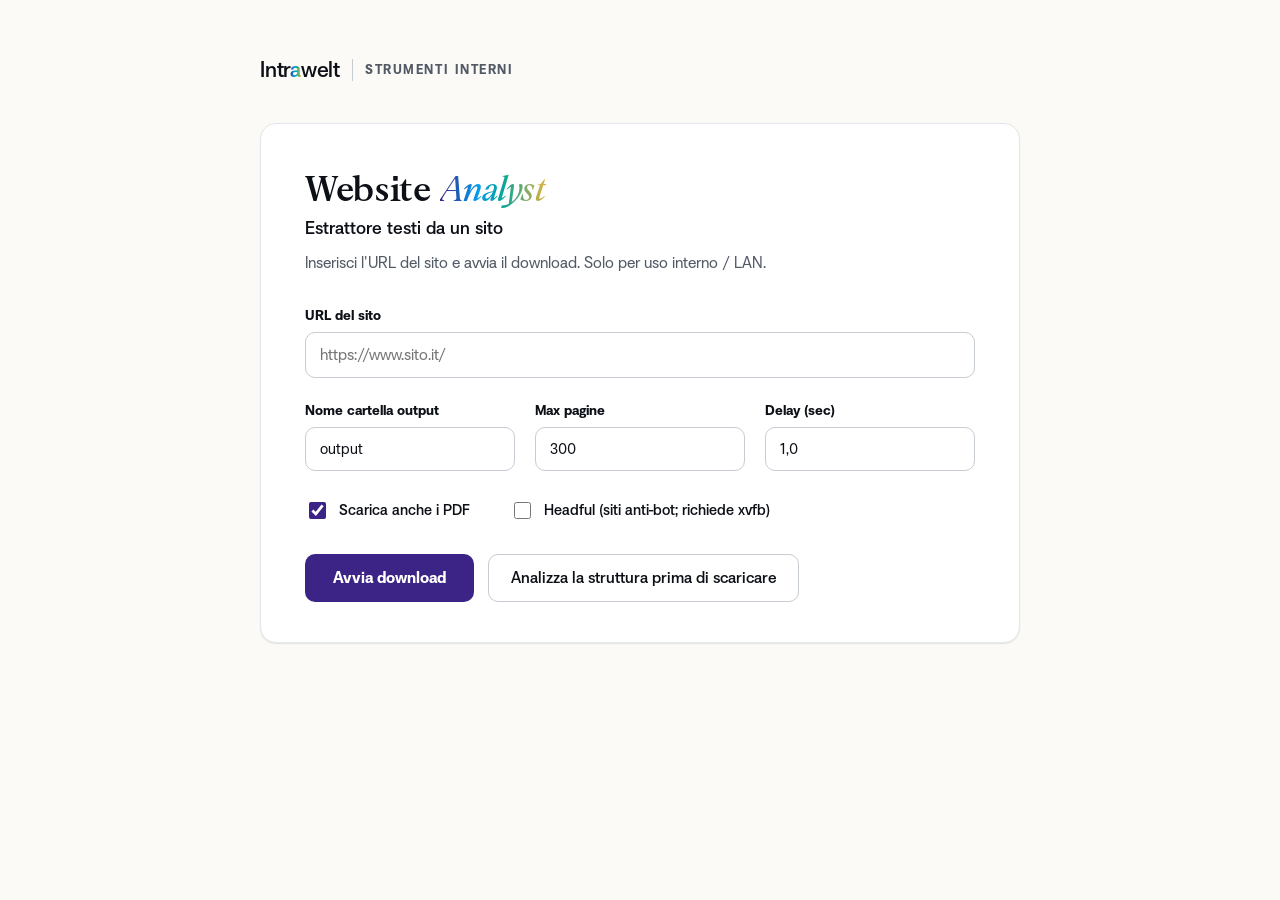
<file: frontend_esempio/index.html>
<!DOCTYPE html>
<html lang="it">
<head>
<meta charset="utf-8">
<meta name="viewport" content="width=device-width, initial-scale=1">
<title>Website Analyst — Estrattore testi sito</title>
<link rel="stylesheet" href="design/colors_and_type.css">
<style>
  * { box-sizing: border-box; }
  html, body { margin: 0; padding: 0; }
  body { background: var(--bg-page); font-family: var(--font-sans); color: var(--fg-primary); }
  input[type="text"], input[type="number"] { font-family: var(--font-sans); }
  input[type="text"]:focus, input[type="number"]:focus {
    outline: none;
    border-color: var(--scenia-purple);
    box-shadow: 0 0 0 3px color-mix(in oklab, var(--scenia-purple) 14%, transparent);
  }
  a { color: var(--fg-link); text-decoration: none; }
  a:hover { color: var(--purple-700); text-decoration: underline; }
  button { font-family: var(--font-sans); }

  @keyframes spin { to { transform: rotate(360deg); } }
  @keyframes fadeUp { from { opacity: 0; transform: translateY(8px); } to { opacity: 1; transform: none; } }
  @keyframes barPulse { 0%,100% { opacity: .85; } 50% { opacity: 1; } }

  .page { min-height: 100vh; display: flex; flex-direction: column; align-items: center; padding: 56px 24px 96px; }
  .topbar { width: 100%; max-width: 760px; display: flex; align-items: center; gap: 12px; margin-bottom: 40px; }

  .step { display: none; width: 100%; max-width: 760px; }
  .step.active { display: block; }

  .card { background: var(--bg-card); border: 1px solid var(--border-subtle); border-radius: 16px; box-shadow: var(--shadow-1); }
  .card--form, .card--error { padding: 44px 44px 40px; }
  .card--loading { padding: 48px 44px; animation: fadeUp 300ms ease both; }
  .card--done { padding: 44px 44px 40px; }
  #step-done.active, #step-error.active { animation: fadeUp 300ms ease both; }

  .field-label { display: block; font-size: 14px; font-weight: 600; margin-bottom: 8px; }
  .field-error { display: none; color: var(--err); font-size: 13px; margin-top: 6px; }
  .input-base {
    width: 100%; color: var(--fg-primary); background: var(--bg-card);
    border: 1px solid var(--border-strong); border-radius: 10px;
    transition: border-color 200ms ease, box-shadow 200ms ease;
  }
  .input-lg { height: 46px; padding: 0 14px; font-size: 16px; }
  .input-md { height: 44px; padding: 0 14px; font-size: 15px; }
  .grid3 { display: grid; grid-template-columns: 1fr 1fr 1fr; gap: 20px; margin-top: 24px; }
  .checks { display: flex; gap: 40px; margin-top: 28px; }
  .chk { display: flex; align-items: center; gap: 10px; font-size: 15px; font-weight: 500; cursor: pointer; user-select: none; }
  .chk input { width: 17px; height: 17px; accent-color: var(--scenia-purple); cursor: pointer; }

  .btn-primary {
    height: 48px; padding: 0 28px; display: inline-flex; align-items: center; gap: 10px;
    font-size: 16px; font-weight: 600; color: var(--fg-on-accent); background: var(--scenia-purple);
    border: none; border-radius: 10px; cursor: pointer; transition: background 200ms ease;
  }
  .btn-primary:hover { background: var(--purple-700); }
  .btn-primary:disabled { opacity: .5; cursor: default; }
  .btn-secondary {
    height: 48px; padding: 0 22px; font-size: 16px; font-weight: 500; color: var(--fg-primary);
    background: var(--bg-card); border: 1px solid var(--border-strong); border-radius: 10px;
    cursor: pointer; transition: background 200ms ease;
  }
  .btn-secondary:hover { background: var(--bg-muted); }

  .spinner {
    width: 34px; height: 34px; border-radius: 50%; border: 3px solid var(--border-subtle);
    border-top-color: var(--scenia-purple); display: inline-block; animation: spin 800ms linear infinite; flex: none;
  }
  .progress-track { height: 8px; width: 100%; background: var(--bg-muted); border-radius: 999px; overflow: hidden; }
  .progress-fill {
    height: 100%; width: 0%; background: var(--scenia-gradient); border-radius: 999px;
    transition: width 300ms ease; animation: barPulse 1.4s ease-in-out infinite;
  }
  .console {
    margin-top: 28px; background: var(--night); border-radius: 12px; padding: 18px 20px;
    font-family: var(--font-mono); font-size: 13px; line-height: 1.7;
    color: color-mix(in oklab, white 82%, transparent); height: 168px; overflow: hidden;
    display: flex; flex-direction: column; justify-content: flex-end;
  }
  .console-line { white-space: nowrap; overflow: hidden; text-overflow: ellipsis; }
  .console-line .arrow { color: var(--scenia-teal); }

  .ok-badge, .err-badge {
    width: 26px; height: 26px; border-radius: 50%; display: inline-flex; align-items: center;
    justify-content: center; font-size: 15px; font-weight: 700; flex: none;
  }
  .ok-badge { background: var(--ok-bg); color: var(--ok); }
  .err-badge { background: var(--err-bg); color: var(--err); }

  .stats-grid {
    display: grid; grid-template-columns: repeat(4, 1fr); gap: 1px; background: var(--border-subtle);
    border: 1px solid var(--border-subtle); border-radius: 12px; overflow: hidden; margin-bottom: 32px;
  }
  .stat { background: var(--bg-card); padding: 18px 20px; }
  .stat-num { font-family: var(--font-serif); font-weight: 500; font-size: 30px; line-height: 1; }
  .stat-label { font-size: 12px; letter-spacing: 0.08em; text-transform: uppercase; color: var(--fg-secondary); margin-top: 6px; }

  .tree-box {
    background: var(--paper); border: 1px solid var(--border-subtle); border-radius: 12px;
    padding: 20px 22px; font-family: var(--font-mono); font-size: 13.5px; line-height: 1.85;
    max-height: 340px; overflow: auto;
  }
  .tree-row { display: flex; justify-content: space-between; gap: 16px; white-space: pre; }
  .tree-row .name-dir { color: var(--scenia-purple); }
  .tree-row .name-file { color: var(--fg-primary); }
  .tree-row .name-muted { color: var(--fg-muted); }
  .tree-meta { color: var(--fg-muted); font-size: 12px; flex: none; }

  .btn-row { display: flex; align-items: center; gap: 14px; margin-top: 32px; }

  .scan-counter { font-size: 13px; color: var(--fg-secondary); margin-top: 10px; }

  .sel-box {
    background: var(--paper); border: 1px solid var(--border-subtle); border-radius: 12px;
    padding: 10px 8px; font-family: var(--font-mono); font-size: 13.5px; line-height: 2.1;
    max-height: 420px; overflow: auto;
  }
  .sel-row { display: flex; align-items: center; gap: 8px; white-space: pre; padding: 1px 8px; border-radius: 6px; }
  .sel-row:hover { background: var(--bg-muted); }
  .sel-row input[type="checkbox"] { width: 15px; height: 15px; accent-color: var(--scenia-purple); cursor: pointer; flex: none; }
  .sel-row .sel-name { color: var(--fg-primary); white-space: pre; }
  .sel-row .sel-name.is-dir { color: var(--scenia-purple); }
  .sel-row .sel-meta { margin-left: auto; display: flex; align-items: center; gap: 8px; flex: none; }
  .sel-row .sel-date { color: var(--fg-muted); font-size: 12px; }
  .sel-row .sel-count { color: var(--fg-muted); font-size: 12px; }

  .type-badge {
    font-family: var(--font-sans); font-size: 11px; font-weight: 600; letter-spacing: 0.02em;
    padding: 2px 8px; border-radius: var(--r-pill); white-space: nowrap;
  }
  .type-istituzionale { background: var(--purple-50); color: var(--purple-700); }
  .type-articolo { background: var(--teal-50); color: var(--teal-700); }
  .type-pdf { background: var(--gold-50); color: var(--gold-700); }
  .type-archivio_tag, .type-archivio_categoria, .type-archivio_autore, .type-archivio_paginazione {
    background: var(--bg-muted); color: var(--fg-muted);
  }
  .type-esterno { background: var(--warn-bg); color: var(--warn); }
  .type-da_rivedere { background: var(--err-bg); color: var(--err); }

  .sel-toolbar { display: flex; flex-wrap: wrap; align-items: center; gap: 10px 16px; margin-bottom: 20px; }
  .sel-toolbar .btn-chip {
    height: 34px; padding: 0 14px; font-size: 13px; font-weight: 500; color: var(--fg-primary);
    background: var(--bg-card); border: 1px solid var(--border-strong); border-radius: var(--r-pill); cursor: pointer;
  }
  .sel-toolbar .btn-chip:hover { background: var(--bg-muted); }
  .sel-toolbar .date-field { display: flex; align-items: center; gap: 6px; font-size: 13px; color: var(--fg-secondary); }
  .sel-toolbar .date-field input {
    height: 34px; padding: 0 10px; font-size: 13px; color: var(--fg-primary); background: var(--bg-card);
    border: 1px solid var(--border-strong); border-radius: var(--r-md); font-family: var(--font-sans);
  }
  .sel-summary { display: flex; gap: 24px; margin: 18px 0 4px; font-size: 13px; color: var(--fg-secondary); }
  .sel-summary strong { color: var(--fg-primary); font-weight: 600; }
  .sel-hint { font-size: 13px; color: var(--fg-muted); margin: 8px 0 0; }
</style>
</head>
<body>
<div class="page">
  <div class="topbar">
    <span style="font-weight:500; font-size:22px; letter-spacing:-0.01em;">Intr<em class="t-gradient" style="font-style:normal;">a</em>welt</span>
    <span style="width:1px; height:22px; background:var(--border-strong);"></span>
    <span class="t-eyebrow">Strumenti interni</span>
  </div>

  <!-- STEP 1 · form -->
  <section id="step-form" class="step active">
    <div class="card card--form">
      <h1 style="font-family:var(--font-serif); font-weight:500; font-size:36px; line-height:1.15; letter-spacing:-0.01em; margin:0 0 8px;">Website <em class="t-gradient">Analyst</em></h1>
      <p style="font-size:18px; font-weight:500; line-height:1.3; margin:0 0 10px;">Estrattore testi da un sito</p>
      <p style="font-size:16px; line-height:1.5; color:var(--fg-secondary); margin:0 0 32px; max-width:56ch;">Inserisci l'URL del sito e avvia il download. Solo per uso interno / LAN.</p>

      <label class="field-label">URL del sito</label>
      <input type="text" id="f-url" placeholder="https://www.sito.it/" class="input-base input-lg">
      <div id="f-url-err" class="field-error"></div>

      <div class="grid3">
        <div>
          <label class="field-label">Nome cartella output</label>
          <input type="text" id="f-folder" value="output" class="input-base input-md">
        </div>
        <div>
          <label class="field-label">Max pagine</label>
          <input type="number" id="f-max" value="300" min="1" max="2000" class="input-base input-md">
        </div>
        <div>
          <label class="field-label">Delay (sec)</label>
          <input type="text" id="f-delay" value="1,0" class="input-base input-md">
        </div>
      </div>

      <div class="checks">
        <label class="chk"><input type="checkbox" id="f-pdf" checked> Scarica anche i PDF</label>
        <label class="chk"><input type="checkbox" id="f-headful"> Headful (siti anti-bot; richiede xvfb)</label>
      </div>

      <div class="btn-row">
        <button id="btn-submit" class="btn-primary">Avvia download</button>
        <button id="btn-scan" class="btn-secondary">Analizza la struttura prima di scaricare</button>
      </div>
    </div>
  </section>

  <!-- STEP 2a · ricognizione (mappa_sito.py) -->
  <section id="step-scan" class="step">
    <div class="card card--loading">
      <div style="display:flex; align-items:center; gap:18px; margin-bottom:28px;">
        <span class="spinner"></span>
        <div>
          <h2 style="font-family:var(--font-serif); font-weight:500; font-size:26px; margin:0 0 4px;">Ricognizione in corso</h2>
          <p style="font-size:15px; color:var(--fg-secondary); margin:0;">Mappatura della struttura di <span id="s-host" style="color:var(--fg-primary); font-weight:500;">—</span>, nessun contenuto scaricato in questa fase.</p>
        </div>
      </div>

      <div class="scan-counter">Risorse ricognite: <span id="s-cur">0</span></div>
      <div class="console" style="margin-top:14px;"><div id="s-log"></div></div>

      <div style="margin-top:24px;">
        <button id="btn-scan-cancel" class="btn-secondary">Interrompi</button>
      </div>
    </div>
  </section>

  <!-- STEP 2b · selezione del perimetro -->
  <section id="step-select" class="step">
    <div class="card card--done">
      <h2 style="font-family:var(--font-serif); font-weight:500; font-size:28px; margin:0 0 8px;">Seleziona il <em class="t-gradient">perimetro</em></h2>
      <p style="font-size:15px; color:var(--fg-secondary); margin:0 0 24px;">Scegli le risorse da scaricare da <span id="t-host" class="t-mono">—</span>. Solo cio' che resta spuntato entra nel download.</p>

      <div class="sel-toolbar">
        <label class="chk" style="font-size:13px;"><input type="checkbox" id="t-master"> Seleziona / deseleziona tutto</label>
        <button id="t-btn-noarchivi" class="btn-chip">Escludi archivi CMS (tag/categoria/autore/paginazione)</button>
        <button id="t-btn-save" class="btn-chip">↓ Salva selezione</button>
        <button id="t-btn-load" class="btn-chip">↑ Carica selezione</button>
        <input type="file" id="t-load-file" accept="application/json" style="display:none;">
      </div>
      <div class="sel-toolbar">
        <span class="date-field">Articoli dal <input type="date" id="t-data-da"></span>
        <span class="date-field">al <input type="date" id="t-data-a"></span>
        <span class="sel-hint" style="margin:0;">si applica solo alle risorse di tipo articolo, in aggiunta alla spunta sull'albero</span>
      </div>

      <div id="t-tree" class="sel-box"></div>

      <div class="sel-summary">
        <span><strong id="t-count-pagine">0</strong> pagine</span>
        <span><strong id="t-count-pdf">0</strong> PDF</span>
        <span><strong id="t-count-tot">0</strong> risorse su <span id="t-count-all">0</span> totali</span>
      </div>

      <div class="btn-row">
        <button id="t-btn-submit" class="btn-primary">Avvia download della selezione</button>
        <button id="t-btn-back" class="btn-secondary">Torna al form</button>
      </div>
    </div>
  </section>

  <!-- STEP 3 · loading (crawl vero, aperto o vincolato a una selezione) -->
  <section id="step-loading" class="step">
    <div class="card card--loading">
      <div style="display:flex; align-items:center; gap:18px; margin-bottom:28px;">
        <span class="spinner"></span>
        <div>
          <h2 style="font-family:var(--font-serif); font-weight:500; font-size:26px; margin:0 0 4px;">Download in corso</h2>
          <p style="font-size:15px; color:var(--fg-secondary); margin:0;">Estrazione dei testi da <span id="l-host" style="color:var(--fg-primary); font-weight:500;">—</span> - non chiudere questa finestra.</p>
        </div>
      </div>

      <div class="progress-track"><div id="l-bar" class="progress-fill"></div></div>
      <div style="display:flex; justify-content:space-between; margin-top:10px; font-size:13px; color:var(--fg-secondary);">
        <span>Pagina <span id="l-cur">0</span> / <span id="l-tot">0</span></span>
        <span id="l-pct">0%</span>
      </div>

      <div class="console"><div id="l-log"></div></div>

      <div style="margin-top:24px;">
        <button id="btn-cancel" class="btn-secondary">Interrompi</button>
      </div>
    </div>
  </section>

  <!-- STEP 4 · riepilogo -->
  <section id="step-done" class="step">
    <div class="card card--done">
      <div style="display:flex; align-items:center; gap:12px; margin-bottom:8px;">
        <span class="ok-badge">✓</span>
        <h2 style="font-family:var(--font-serif); font-weight:500; font-size:28px; margin:0;">Estrazione <em class="t-gradient">completata</em></h2>
      </div>
      <p style="font-size:15px; color:var(--fg-secondary); margin:0 0 28px;">Cartella <span id="d-folder" class="t-mono"></span>/ generata dal backend.</p>

      <div class="stats-grid">
        <div class="stat"><div id="d-pages" class="stat-num">0</div><div class="stat-label">Pagine</div></div>
        <div class="stat"><div id="d-pdfs" class="stat-num">0</div><div class="stat-label">PDF</div></div>
        <div class="stat"><div id="d-files" class="stat-num">0</div><div class="stat-label">File totali</div></div>
        <div class="stat"><div id="d-size" class="stat-num">0 B</div><div class="stat-label">Dimensione</div></div>
      </div>

      <div class="t-eyebrow" style="margin-bottom:12px;">Struttura della cartella</div>
      <div id="d-tree" class="tree-box"></div>

      <div style="display:flex; align-items:center; gap:16px; margin-top:32px;">
        <a id="d-download" class="btn-primary" href="#" download>↓ Scarica <span id="d-zipname">output.zip</span></a>
        <button id="btn-reset" class="btn-secondary">Nuovo download</button>
        <span id="d-ziphint" class="t-caption" style="color:var(--fg-muted);">archivio .zip pronto</span>
      </div>
    </div>
  </section>

  <!-- STEP 5 · errore -->
  <section id="step-error" class="step">
    <div class="card card--error">
      <div style="display:flex; align-items:center; gap:12px; margin-bottom:8px;">
        <span class="err-badge">!</span>
        <h2 style="font-family:var(--font-serif); font-weight:500; font-size:28px; margin:0;">Estrazione non riuscita</h2>
      </div>
      <p id="e-message" style="font-size:15px; color:var(--fg-secondary); margin:0 0 28px;"></p>
      <button id="btn-retry" class="btn-primary">Riprova</button>
    </div>
  </section>
</div>

<script>
const MAX_LOG_LINES = 6;
const MAX_TREE_SIBLINGS = 8;

let sse = null;
let logLines = [];
let currentId = null;
// 'job' o 'scan': quale delle due famiglie di endpoint (/api/jobs o
// /api/scans) sta seguendo currentId - governa quale URL di eventi/cancel
// usare, condiviso perche' entrambe girano sulla stessa coda backend.
let currentKind = null;
// true solo se il job/scan in corso e' stato avviato da QUESTA scheda (dal
// form): governa l'interruzione automatica alla chiusura pagina
// (cancelBeacon), che non deve scattare per una scheda aperta solo per
// osservare un job altrui tramite ?job=<id> nell'URL (vedi resumeFromUrl
// piu' sotto).
let ownJob = false;
// url del sito su cui e' stata avviata la ricognizione corrente: si riusa
// per il crawl vincolato, indipendente da eventuali modifiche successive al
// campo f-url (irraggiungibile comunque, lo step form resta nascosto).
let currentSiteUrl = null;
let currentScanId = null;
let currentManifest = null;
// url -> { tipo, data, checked }, ground truth delle spunte sull'albero di
// selezione, popolata da buildResourceState() al termine di una ricognizione.
let resourceState = new Map();

function showStep(name) {
  document.querySelectorAll('.step').forEach(s => s.classList.toggle('active', s.id === 'step-' + name));
}

function fmtBytes(n) {
  if (n < 1024) return n + ' B';
  if (n < 1024 * 1024) return (n / 1024).toFixed(1) + ' KB';
  return (n / 1024 / 1024).toFixed(1) + ' MB';
}

function hostFromUrl(u) {
  try { return new URL(u).hostname.replace(/^www\./, ''); }
  catch (e) { return u.replace(/^https?:\/\//, '').replace(/^www\./, '').split('/')[0] || u; }
}

function el(tag, className, text) {
  const e = document.createElement(tag);
  if (className) e.className = className;
  if (text !== undefined) e.textContent = text;
  return e;
}

// ---- form -> avvio job (crawl aperto o, dalla selezione, vincolato) ----
function readUrlField() {
  const url = document.getElementById('f-url').value.trim();
  const urlErr = document.getElementById('f-url-err');
  urlErr.style.display = 'none';
  if (!url) {
    urlErr.textContent = 'Inserisci un URL.';
    urlErr.style.display = 'block';
    return null;
  }
  return url;
}

async function startJob(url, selection) {
  const body = {
    url,
    folder: document.getElementById('f-folder').value.trim() || 'output',
    delay_sec: document.getElementById('f-delay').value.trim() || '1,0',
    headful: document.getElementById('f-headful').checked,
  };
  if (selection) {
    body.selection = selection;
  } else {
    body.max_pages = parseInt(document.getElementById('f-max').value, 10) || 300;
    body.pdf = document.getElementById('f-pdf').checked;
  }

  let resp;
  try {
    resp = await fetch('/api/jobs', {
      method: 'POST', headers: { 'Content-Type': 'application/json' }, body: JSON.stringify(body),
    });
  } catch (e) {
    showError('Impossibile contattare il backend.');
    return;
  }
  if (!resp.ok) {
    const err = await resp.json().catch(() => ({ error: 'errore sconosciuto' }));
    showError(err.error || 'errore sconosciuto');
    return;
  }
  const { job_id } = await resp.json();

  document.getElementById('l-host').textContent = hostFromUrl(url);
  document.getElementById('l-bar').style.width = '0%';
  document.getElementById('l-cur').textContent = '0';
  document.getElementById('l-tot').textContent = '0';
  document.getElementById('l-pct').textContent = '0%';
  logLines = [];
  document.getElementById('l-log').innerHTML = '';
  showStep('loading');
  ownJob = true;
  followEvents('job', job_id);
}

document.getElementById('btn-submit').addEventListener('click', async () => {
  const url = readUrlField();
  if (!url) return;
  const btn = document.getElementById('btn-submit');
  btn.disabled = true;
  await startJob(url, null);
  btn.disabled = false;
});

function appendLog(line, boxId) {
  logLines.push(line);
  logLines = logLines.slice(-MAX_LOG_LINES);
  const box = document.getElementById(boxId || 'l-log');
  box.innerHTML = '';
  logLines.forEach(l => {
    const row = el('div', 'console-line');
    const arrow = el('span', 'arrow', '› ');
    row.appendChild(arrow);
    row.appendChild(document.createTextNode(l));
    box.appendChild(row);
  });
}

// segue via SSE un job di crawl o una ricognizione: le due famiglie di
// endpoint condividono lo stesso schema events/cancel (vedi API_CONTRACT.md
// §5), solo la forma dell'evento 'progress' e l'esito di 'done' differiscono.
function followEvents(kind, id) {
  currentId = id;
  currentKind = kind;
  if (sse) sse.close();
  sse = new EventSource('/api/' + kind + 's/' + id + '/events');

  sse.addEventListener('progress', ev => {
    const d = JSON.parse(ev.data);
    if (kind === 'job') {
      if (d.percent !== undefined) {
        document.getElementById('l-bar').style.width = d.percent + '%';
        document.getElementById('l-pct').textContent = d.percent + '%';
        document.getElementById('l-cur').textContent = d.current_page;
        document.getElementById('l-tot').textContent = d.total_pages;
      }
      if (d.log) appendLog(d.log, 'l-log');
    } else {
      if (d.pagina_corrente !== undefined) document.getElementById('s-cur').textContent = d.pagina_corrente;
      if (d.log) appendLog(d.log, 's-log');
    }
  });

  sse.addEventListener('done', async () => {
    sse.close();
    currentId = null;
    if (kind === 'job') {
      try {
        const r = await fetch('/api/jobs/' + id + '/result');
        if (!r.ok) { showError('Job completato ma il riepilogo non è disponibile.'); return; }
        const res = await r.json();
        renderDone(id, res);
      } catch (e) {
        showError('Job completato ma il riepilogo non è disponibile.');
      }
    } else {
      try {
        const r = await fetch('/api/scans/' + id + '/manifest');
        if (!r.ok) { showError('Ricognizione completata ma il manifesto non è disponibile.'); return; }
        const manifest = await r.json();
        renderSelection(id, manifest);
      } catch (e) {
        showError('Ricognizione completata ma il manifesto non è disponibile.');
      }
    }
  });

  sse.addEventListener('error', ev => {
    sse.close();
    currentId = null;
    const defaultMsg = kind === 'job' ? 'errore durante il crawl' : 'errore durante la ricognizione';
    const msg = ev.data ? (JSON.parse(ev.data).message || defaultMsg) : defaultMsg;
    showError(msg);
  });

  sse.addEventListener('cancelled', () => {
    sse.close();
    currentId = null;
    showStep('form');
  });
}

function showError(message) {
  document.getElementById('e-message').textContent = message;
  showStep('error');
}

document.getElementById('btn-retry').addEventListener('click', () => showStep('form'));
document.getElementById('btn-reset').addEventListener('click', () => showStep('form'));

async function cancelCurrent(btn) {
  const id = currentId;
  const kind = currentKind;
  if (!id) { showStep('form'); return; }
  if (btn) btn.disabled = true;
  try {
    await fetch('/api/' + kind + 's/' + id + '/cancel', { method: 'POST' });
  } catch (e) {
    // il backend potrebbe non essere raggiungibile: si torna comunque alla home
  }
  if (sse) sse.close();
  currentId = null;
  document.getElementById('btn-submit').disabled = false;
  if (btn) btn.disabled = false;
  showStep('form');
}
document.getElementById('btn-cancel').addEventListener('click', () => cancelCurrent(document.getElementById('btn-cancel')));
document.getElementById('btn-scan-cancel').addEventListener('click', () => cancelCurrent(document.getElementById('btn-scan-cancel')));

// interruzione automatica se si chiude/ricarica/naviga via dalla pagina mentre
// un job o una ricognizione e' in corso: sendBeacon funziona in modo affidabile
// durante lo scaricamento della pagina, a differenza di una fetch normale che
// verrebbe interrotta a meta'. Senza questo, un job abbandonato resta in
// esecuzione sul backend e occupa la coda (un solo crawl alla volta) finche'
// non finisce da solo.
function cancelBeacon() {
  if (currentId && ownJob) {
    navigator.sendBeacon('/api/' + currentKind + 's/' + currentId + '/cancel');
  }
}
window.addEventListener('pagehide', cancelBeacon);
window.addEventListener('beforeunload', cancelBeacon);

// ripristino della pagina di controllo: apre direttamente la vista di
// avanzamento di un job gia' esistente (es. dopo aver perso la connessione
// SSE su un crawl lungo), passando ?job=<id> nell'URL. Non avvia un job
// nuovo, non tocca il backend oltre alla normale SSE di lettura: ownJob
// resta false, quindi chiudere/ricaricare questa scheda NON interrompe il
// job osservato (vedi cancelBeacon sopra).
function resumeFromUrl() {
  const params = new URLSearchParams(window.location.search);
  const jobId = params.get('job');
  if (!jobId) return;
  showStep('loading');
  followEvents('job', jobId);
}
resumeFromUrl();

// ---- form -> avvio ricognizione (mappa_sito.py) ----
document.getElementById('btn-scan').addEventListener('click', async () => {
  const url = readUrlField();
  if (!url) return;
  const btn = document.getElementById('btn-scan');
  btn.disabled = true;
  const maxPages = parseInt(document.getElementById('f-max').value, 10) || 60;
  let resp;
  try {
    resp = await fetch('/api/scans', {
      method: 'POST', headers: { 'Content-Type': 'application/json' },
      body: JSON.stringify({ url, max_pages: maxPages }),
    });
  } catch (e) {
    btn.disabled = false;
    showError('Impossibile contattare il backend.');
    return;
  }
  if (!resp.ok) {
    btn.disabled = false;
    const err = await resp.json().catch(() => ({ error: 'errore sconosciuto' }));
    showError(err.error || 'errore sconosciuto');
    return;
  }
  const { scan_id } = await resp.json();
  btn.disabled = false;

  currentSiteUrl = url;
  document.getElementById('s-host').textContent = hostFromUrl(url);
  document.getElementById('s-cur').textContent = '0';
  logLines = [];
  document.getElementById('s-log').innerHTML = '';
  showStep('scan');
  ownJob = true;
  followEvents('scan', scan_id);
});

// ---- riepilogo ----
function renderDone(jobId, res) {
  document.getElementById('d-folder').textContent = res.folder;
  document.getElementById('d-pages').textContent = res.stats.pages;
  document.getElementById('d-pdfs').textContent = res.stats.pdfs;
  document.getElementById('d-files').textContent = res.stats.total_files;
  document.getElementById('d-size').textContent = fmtBytes(res.stats.total_bytes);
  document.getElementById('d-zipname').textContent = res.folder + '.zip';
  document.getElementById('d-download').href = '/api/jobs/' + jobId + '/download';

  const box = document.getElementById('d-tree');
  box.innerHTML = '';
  const root = buildNestedTree(res.tree);
  const rootRow = el('div', 'tree-row');
  rootRow.appendChild(el('span', 'name-dir', (root.node.path || res.folder) + '/'));
  rootRow.appendChild(el('span', 'tree-meta', ''));
  box.appendChild(rootRow);
  renderTreeChildren(root.children, '', box);

  showStep('done');
}

// converte la lista piatta (pre-order, con "depth") in un albero annidato
function buildNestedTree(flat) {
  const root = { node: flat[0], children: [] };
  let stack = [root];
  for (let i = 1; i < flat.length; i++) {
    const item = flat[i];
    stack = stack.slice(0, item.depth);
    const parent = stack[stack.length - 1];
    const wrapper = { node: item, children: [] };
    parent.children.push(wrapper);
    if (item.type === 'dir') stack.push(wrapper);
  }
  return root;
}

function renderTreeChildren(children, prefix, box) {
  const shown = children.slice(0, MAX_TREE_SIBLINGS);
  const hidden = children.length - shown.length;
  shown.forEach((child, i) => {
    const isLastVisible = i === shown.length - 1 && hidden === 0;
    const connector = isLastVisible ? '└─ ' : '├─ ';
    const name = child.node.path.split('/').pop() + (child.node.type === 'dir' ? '/' : '');
    const meta = child.node.type === 'dir'
      ? (child.node.children || 0) + ' file'
      : (child.node.bytes != null ? fmtBytes(child.node.bytes) : '');
    const row = el('div', 'tree-row');
    row.appendChild(el('span', child.node.type === 'dir' ? 'name-dir' : 'name-file', prefix + connector + name));
    row.appendChild(el('span', 'tree-meta', meta));
    box.appendChild(row);

    const childPrefix = prefix + (isLastVisible ? '   ' : '│  ');
    renderTreeChildren(child.children, childPrefix, box);
  });
  if (hidden > 0) {
    const row = el('div', 'tree-row');
    row.appendChild(el('span', 'name-muted', prefix + '└─ … +' + hidden + ' file'));
    row.appendChild(el('span', 'tree-meta', ''));
    box.appendChild(row);
  }
}

// ---- selezione del perimetro (albero con checkbox a tre stati) ----
// Tipi bulk-esclusi di default: archivi generati dal CMS (quasi sempre
// rumore, vedi mappa_sito.py) e 'da_rivedere' (classificazione incerta,
// decisione gia' presa in fase di piano: l'utente decide esplicitamente).
const DEFAULT_CHECKED_TIPI = new Set(['istituzionale', 'articolo', 'pdf']);
const TIPI_ARCHIVIO = ['archivio_tag', 'archivio_categoria', 'archivio_autore', 'archivio_paginazione'];

function buildResourceState(manifest) {
  const state = new Map();
  manifest.risorse.forEach(r => {
    state.set(r.url, { tipo: r.tipo, data: r.data, checked: DEFAULT_CHECKED_TIPI.has(r.tipo) });
  });
  return state;
}

// un articolo fuori dall'intervallo di date non entrera' MAI nel crawl (il
// backend lo esclude comunque, vedi _resolve_selection in app.py), quindi la
// sua spunta va disabilitata invece che lasciata interattiva: spuntarla
// darebbe l'illusione di un'inclusione che il filtro data annulla comunque.
function articoloInRange(r, dataDa, dataA) {
  if (!dataDa && !dataA) return true;
  if (!r.data) return false;
  if (dataDa && r.data < dataDa) return false;
  if (dataA && r.data > dataA) return false;
  return true;
}

function isEffectivelyChecked(r, dataDa, dataA) {
  const st = resourceState.get(r.url);
  if (!st.checked) return false;
  if (r.tipo === 'articolo') return articoloInRange(r, dataDa, dataA);
  return true;
}

function currentDateRange() {
  return {
    dataDa: document.getElementById('t-data-da').value || null,
    dataA: document.getElementById('t-data-a').value || null,
  };
}

// stessa logica di _resolve_selection() in backend_esempio/app.py, riscritta
// qui SOLO per l'anteprima lato client: la valutazione autorevole resta
// quella del backend al momento dell'avvio del job.
function evaluateRule(rule, manifest) {
  const tipi = new Set(rule.tipi_inclusi || []);
  const esclusi = new Set(rule.esclusioni || []);
  const pagine = [], pdf = [];
  manifest.risorse.forEach(r => {
    if (esclusi.has(r.url) || !tipi.has(r.tipo)) return;
    if (r.tipo === 'articolo' && (rule.data_da || rule.data_a) && !articoloInRange(r, rule.data_da, rule.data_a)) return;
    (r.tipo === 'pdf' ? pdf : pagine).push(r.url);
  });
  return { pagine, pdf };
}

// deriva la regola (tipi_inclusi/esclusioni) dallo stato corrente delle
// spunte: un tipo entra in tipi_inclusi se almeno una sua risorsa e'
// spuntata; le risorse dello stesso tipo rimaste NON spuntate diventano
// esclusioni puntuali. Il range di date resta un campo a parte, applicato
// solo alle risorse di tipo articolo (vedi API_CONTRACT.md §1).
function computeSelectionRule() {
  const { dataDa, dataA } = currentDateRange();
  const byTipo = {};
  currentManifest.risorse.forEach(r => (byTipo[r.tipo] = byTipo[r.tipo] || []).push(r));
  const tipiInclusi = [], esclusioni = [];
  Object.entries(byTipo).forEach(([tipo, risorse]) => {
    const checked = risorse.filter(r => resourceState.get(r.url).checked);
    if (checked.length === 0) return;
    tipiInclusi.push(tipo);
    if (checked.length < risorse.length) {
      risorse.forEach(r => { if (!resourceState.get(r.url).checked) esclusioni.push(r.url); });
    }
  });
  return { scan_id: currentScanId, tipi_inclusi: tipiInclusi, data_da: dataDa, data_a: dataA, esclusioni };
}

function applyRuleToState(rule) {
  const tipi = new Set(rule.tipi_inclusi || []);
  const esclusi = new Set(rule.esclusioni || []);
  currentManifest.risorse.forEach(r => {
    let checked = tipi.has(r.tipo) && !esclusi.has(r.url);
    if (checked && r.tipo === 'articolo' && (rule.data_da || rule.data_a) && !articoloInRange(r, rule.data_da, rule.data_a)) {
      checked = false;
    }
    resourceState.get(r.url).checked = checked;
  });
  document.getElementById('t-data-da').value = rule.data_da || '';
  document.getElementById('t-data-a').value = rule.data_a || '';
}

// raccoglie ricorsivamente le risorse (nodi 'risorsa') sotto un nodo
// dell'albero annidato, per governare figli da un genitore e per calcolare
// lo stato a tre livelli (checked/unchecked/indeterminate) di un genitore.
function collectResources(node) {
  const out = [];
  if (node.node.type === 'risorsa') out.push(node.node);
  node.children.forEach(c => out.push(...collectResources(c)));
  return out;
}

function renderSelection(scanId, manifest) {
  currentScanId = scanId;
  currentManifest = manifest;
  resourceState = buildResourceState(manifest);
  document.getElementById('t-host').textContent = hostFromUrl(currentSiteUrl || manifest.sito || '');
  document.getElementById('t-data-da').value = '';
  document.getElementById('t-data-a').value = '';
  renderSelectionTree();
  showStep('select');
}

function renderSelectionTree() {
  const box = document.getElementById('t-tree');
  box.innerHTML = '';
  const root = buildNestedTree(currentManifest.albero);
  const { dataDa, dataA } = currentDateRange();
  renderSelectTreeChildren(root.children, '', box, dataDa, dataA);
  updateMasterCheckbox(dataDa, dataA);
  updateSelectionSummary(dataDa, dataA);
}

function updateMasterCheckbox(dataDa, dataA) {
  const all = currentManifest.risorse;
  const checkedCount = all.filter(r => isEffectivelyChecked(r, dataDa, dataA)).length;
  const master = document.getElementById('t-master');
  master.checked = checkedCount > 0 && checkedCount === all.length;
  master.indeterminate = checkedCount > 0 && checkedCount < all.length;
}

function updateSelectionSummary(dataDa, dataA) {
  const rule = computeSelectionRule();
  const { pagine, pdf } = evaluateRule(rule, currentManifest);
  document.getElementById('t-count-pagine').textContent = pagine.length;
  document.getElementById('t-count-pdf').textContent = pdf.length;
  document.getElementById('t-count-tot').textContent = pagine.length + pdf.length;
  document.getElementById('t-count-all').textContent = currentManifest.risorse.length;
}

function onSelectionChanged() {
  renderSelectionTree();
}

function renderSelectTreeChildren(children, prefix, box, dataDa, dataA) {
  children.forEach((child, i) => {
    const isLast = i === children.length - 1;
    const connector = isLast ? '└─ ' : '├─ ';
    const node = child.node;
    const segName = node.path.split('/').pop();
    const row = el('div', 'sel-row');
    const cb = document.createElement('input');
    cb.type = 'checkbox';

    if (node.type === 'dir') {
      const resources = collectResources(child);
      const checkedCount = resources.filter(r => isEffectivelyChecked(r, dataDa, dataA)).length;
      cb.checked = resources.length > 0 && checkedCount === resources.length;
      cb.indeterminate = checkedCount > 0 && checkedCount < resources.length;
      cb.disabled = resources.length === 0;
      cb.addEventListener('change', () => {
        resources.forEach(r => { resourceState.get(r.url).checked = cb.checked; });
        onSelectionChanged();
      });
      row.appendChild(cb);
      row.appendChild(el('span', 'sel-name is-dir', prefix + connector + segName + '/'));
      row.appendChild(el('span', 'sel-count', resources.length + ' risorse'));
    } else {
      const r = node;
      const inRange = r.tipo !== 'articolo' || articoloInRange(r, dataDa, dataA);
      cb.checked = resourceState.get(r.url).checked && inRange;
      cb.disabled = !inRange;
      cb.addEventListener('change', () => {
        resourceState.get(r.url).checked = cb.checked;
        onSelectionChanged();
      });
      row.appendChild(cb);
      row.appendChild(el('span', 'sel-name', prefix + connector + segName));
      const meta = el('span', 'sel-meta');
      meta.appendChild(el('span', 'type-badge type-' + r.tipo, r.tipo));
      if (r.tipo === 'articolo') {
        meta.appendChild(el('span', 'sel-date', r.data ? r.data + (inRange ? '' : ' (fuori intervallo)') : 'data ignota'));
      }
      row.appendChild(meta);
    }
    box.appendChild(row);

    const childPrefix = prefix + (isLast ? '   ' : '│  ');
    renderSelectTreeChildren(child.children, childPrefix, box, dataDa, dataA);
  });
}

document.getElementById('t-master').addEventListener('change', ev => {
  const checked = ev.target.checked;
  currentManifest.risorse.forEach(r => { resourceState.get(r.url).checked = checked; });
  onSelectionChanged();
});

document.getElementById('t-btn-noarchivi').addEventListener('click', () => {
  currentManifest.risorse.forEach(r => {
    if (TIPI_ARCHIVIO.includes(r.tipo)) resourceState.get(r.url).checked = false;
  });
  onSelectionChanged();
});

document.getElementById('t-data-da').addEventListener('change', onSelectionChanged);
document.getElementById('t-data-a').addEventListener('change', onSelectionChanged);

document.getElementById('t-btn-save').addEventListener('click', () => {
  const rule = computeSelectionRule();
  const blob = new Blob([JSON.stringify(rule, null, 2)], { type: 'application/json' });
  const a = document.createElement('a');
  a.href = URL.createObjectURL(blob);
  a.download = 'selezione-' + hostFromUrl(currentSiteUrl || '') + '.json';
  a.click();
  URL.revokeObjectURL(a.href);
});

document.getElementById('t-btn-load').addEventListener('click', () => {
  document.getElementById('t-load-file').click();
});

document.getElementById('t-load-file').addEventListener('change', async ev => {
  const file = ev.target.files[0];
  ev.target.value = '';
  if (!file) return;
  let rule;
  try {
    rule = JSON.parse(await file.text());
  } catch (e) {
    showError('File di selezione non valido: JSON illeggibile.');
    return;
  }
  applyRuleToState(rule);
  renderSelectionTree();
});

document.getElementById('t-btn-back').addEventListener('click', () => showStep('form'));

document.getElementById('t-btn-submit').addEventListener('click', async () => {
  const btn = document.getElementById('t-btn-submit');
  btn.disabled = true;
  const selection = computeSelectionRule();
  await startJob(currentSiteUrl, selection);
  btn.disabled = false;
});
</script>
</body>
</html>
</file>
<file: frontend_esempio/design/colors_and_type.css>
/* ════════════════════════════════════════════════════════════════════
   Intrawelt / Scenia — Design System Foundations
   Colors + Type tokens. Import this file first; everything else
   composes on top.
   ════════════════════════════════════════════════════════════════════ */

/* ─── Altro Grotesk (workhorse sans) ─── */
@font-face { font-family: "Altro Grotesk"; src: url("fonts/Altro-Grotesk-Extralight.otf") format("opentype"); font-weight: 200; font-style: normal; font-display: swap; }
@font-face { font-family: "Altro Grotesk"; src: url("fonts/Altro-Grotesk-Extralight-Italic.otf") format("opentype"); font-weight: 200; font-style: italic; font-display: swap; }
@font-face { font-family: "Altro Grotesk"; src: url("fonts/Altro-Grotesk-Light.otf") format("opentype"); font-weight: 300; font-style: normal; font-display: swap; }
@font-face { font-family: "Altro Grotesk"; src: url("fonts/Altro-Grotesk-Light-Italic.otf") format("opentype"); font-weight: 300; font-style: italic; font-display: swap; }
@font-face { font-family: "Altro Grotesk"; src: url("fonts/Altro-Grotesk-Book.otf") format("opentype"); font-weight: 350; font-style: normal; font-display: swap; }
@font-face { font-family: "Altro Grotesk"; src: url("fonts/Altro-Grotesk-Book-Italic.otf") format("opentype"); font-weight: 350; font-style: italic; font-display: swap; }
@font-face { font-family: "Altro Grotesk"; src: url("fonts/Altro-Grotesk-Regular.otf") format("opentype"); font-weight: 400; font-style: normal; font-display: swap; }
@font-face { font-family: "Altro Grotesk"; src: url("fonts/Altro-Grotesk-Italic.otf") format("opentype"); font-weight: 400; font-style: italic; font-display: swap; }
@font-face { font-family: "Altro Grotesk"; src: url("fonts/Altro-Grotesk-Medium.otf") format("opentype"); font-weight: 500; font-style: normal; font-display: swap; }
@font-face { font-family: "Altro Grotesk"; src: url("fonts/Altro-Grotesk-Medium-Italic.otf") format("opentype"); font-weight: 500; font-style: italic; font-display: swap; }
@font-face { font-family: "Altro Grotesk"; src: url("fonts/Altro-Grotesk-Bold.otf") format("opentype"); font-weight: 700; font-style: normal; font-display: swap; }
@font-face { font-family: "Altro Grotesk"; src: url("fonts/Altro-Grotesk-Bold-Italic.otf") format("opentype"); font-weight: 700; font-style: italic; font-display: swap; }
@font-face { font-family: "Altro Grotesk"; src: url("fonts/Altro-Grotesk-Extrabold.otf") format("opentype"); font-weight: 800; font-style: normal; font-display: swap; }
@font-face { font-family: "Altro Grotesk"; src: url("fonts/Altro-Grotesk-Extrabold-Italic.otf") format("opentype"); font-weight: 800; font-style: italic; font-display: swap; }
@font-face { font-family: "Altro Grotesk"; src: url("fonts/Altro-Grotesk-Fat.otf") format("opentype"); font-weight: 900; font-style: normal; font-display: swap; }
@font-face { font-family: "Altro Grotesk"; src: url("fonts/Altro-Grotesk-Fat-Italic.otf") format("opentype"); font-weight: 900; font-style: italic; font-display: swap; }

/* ─── Altro Serif (editorial / display) ─── */
@font-face { font-family: "Altro Serif"; src: url("fonts/Altro-Serif-Extralight.otf") format("opentype"); font-weight: 200; font-style: normal; font-display: swap; }
@font-face { font-family: "Altro Serif"; src: url("fonts/Altro-Serif-Light.otf") format("opentype"); font-weight: 300; font-style: normal; font-display: swap; }
@font-face { font-family: "Altro Serif"; src: url("fonts/Altro-Serif-Book.otf") format("opentype"); font-weight: 350; font-style: normal; font-display: swap; }
@font-face { font-family: "Altro Serif"; src: url("fonts/Altro-Serif-Regular.otf") format("opentype"); font-weight: 400; font-style: normal; font-display: swap; }
@font-face { font-family: "Altro Serif"; src: url("fonts/Altro-Serif-Italic.otf") format("opentype"); font-weight: 400; font-style: italic; font-display: swap; }
@font-face { font-family: "Altro Serif"; src: url("fonts/Altro-Serif-Medium.otf") format("opentype"); font-weight: 500; font-style: normal; font-display: swap; }
@font-face { font-family: "Altro Serif"; src: url("fonts/Altro-Serif-Bold.otf") format("opentype"); font-weight: 700; font-style: normal; font-display: swap; }
@font-face { font-family: "Altro Serif"; src: url("fonts/Altro-Serif-Bold-Italic.otf") format("opentype"); font-weight: 700; font-style: italic; font-display: swap; }
@font-face { font-family: "Altro Serif"; src: url("fonts/Altro-Serif-Fat.otf") format("opentype"); font-weight: 900; font-style: normal; font-display: swap; }

/* ─── Altro Flare (display accent — use sparingly) ─── */
@font-face { font-family: "Altro Flare"; src: url("fonts/Altro-Flare-Light.otf") format("opentype"); font-weight: 300; font-style: normal; font-display: swap; }
@font-face { font-family: "Altro Flare"; src: url("fonts/Altro-Flare-Regular.otf") format("opentype"); font-weight: 400; font-style: normal; font-display: swap; }
@font-face { font-family: "Altro Flare"; src: url("fonts/Altro-Flare-Medium.otf") format("opentype"); font-weight: 500; font-style: normal; font-display: swap; }
@font-face { font-family: "Altro Flare"; src: url("fonts/Altro-Flare-Bold.otf") format("opentype"); font-weight: 700; font-style: normal; font-display: swap; }
@font-face { font-family: "Altro Flare"; src: url("fonts/Altro-Flare-Fat.otf") format("opentype"); font-weight: 900; font-style: normal; font-display: swap; }

:root {
  /* ════════════════════════════════════════════════
     COLORS — base palette
     Derived from Scenia logo gradient + brand spec.
     ════════════════════════════════════════════════ */

  /* Primary — the four gradient hinges */
  --scenia-purple: #3C2487;
  --scenia-blue:   #019BEE;
  --scenia-teal:   #09A596;
  --scenia-gold:   #E3B23C;

  /* Tints / shades for surfaces and hover states */
  --purple-50:  #F2EEFB;
  --purple-100: #DCD2F1;
  --purple-200: #B5A4DF;
  --purple-300: #8A6FCB;
  --purple-500: var(--scenia-purple);
  --purple-700: #2B1A6E;
  --purple-900: #1A0F4D;

  --blue-50:  #E5F5FE;
  --blue-100: #BFE6FC;
  --blue-300: #5DC0F4;
  --blue-500: var(--scenia-blue);
  --blue-700: #0277B8;

  --teal-50:  #E2F6F3;
  --teal-100: #B6E7E0;
  --teal-300: #4DC2B4;
  --teal-500: var(--scenia-teal);
  --teal-700: #06776B;

  --gold-50:  #FBF3DD;
  --gold-100: #F4DFA0;
  --gold-300: #ECC868;
  --gold-500: var(--scenia-gold);
  --gold-700: #A37A1F;

  /* Signature 4-stop gradient — the "n" hinge sits at ~60%. */
  --scenia-gradient: linear-gradient(
    90deg,
    var(--scenia-purple) 0%,
    var(--scenia-blue) 35%,
    var(--scenia-teal) 60%,
    var(--scenia-gold) 100%
  );
  --scenia-gradient-soft: linear-gradient(
    90deg,
    color-mix(in oklab, var(--scenia-purple) 18%, white) 0%,
    color-mix(in oklab, var(--scenia-blue)   18%, white) 35%,
    color-mix(in oklab, var(--scenia-teal)   18%, white) 60%,
    color-mix(in oklab, var(--scenia-gold)   18%, white) 100%
  );
  --scenia-gradient-vert: linear-gradient(
    180deg,
    var(--scenia-purple) 0%,
    var(--scenia-blue) 35%,
    var(--scenia-teal) 60%,
    var(--scenia-gold) 100%
  );

  /* Neutrals — document-first, generous contrast */
  --ink-900: #0D1117;   /* body text, near-black */
  --ink-700: #2B323C;
  --ink-500: #525A66;   /* secondary text */
  --ink-400: #7A828F;
  --ink-300: #C7CBD2;   /* rules, dividers */
  --ink-200: #E4E7EB;
  --ink-100: #F1F3F5;
  --paper:   #FBFAF6;   /* warm off-white, book-like */
  --card:    #FFFFFF;
  --night:   #0A0E1A;   /* dark surface, cover slides */

  /* Semantic */
  --ok:    #1F7A4D;
  --ok-bg: #E5F4EC;
  --warn:    #B5651D;
  --warn-bg: #FBEEDC;
  --err:    #B43230;
  --err-bg: #FBE6E5;
  --info:    var(--scenia-blue);
  --info-bg: var(--blue-50);

  /* ════════════════════════════════════════════════
     SEMANTIC COLOR ROLES
     Use these in components, not the raw palette.
     ════════════════════════════════════════════════ */
  --fg-primary:   var(--ink-900);
  --fg-secondary: var(--ink-500);
  --fg-muted:     var(--ink-400);
  --fg-on-accent: #FFFFFF;
  --fg-link:      var(--scenia-purple);

  --bg-page:      var(--paper);
  --bg-card:      var(--card);
  --bg-muted:     var(--ink-100);
  --bg-night:     var(--night);
  --bg-accent:    var(--scenia-purple);

  --border-subtle: var(--ink-200);
  --border-strong: var(--ink-300);
  --border-accent: var(--scenia-purple);

  /* ════════════════════════════════════════════════
     TYPE — families + scale
     ════════════════════════════════════════════════ */
  --font-sans:  "Altro Grotesk", system-ui, -apple-system, "Segoe UI", sans-serif;
  --font-serif: "Altro Serif", Georgia, "Times New Roman", serif;
  --font-flare: "Altro Flare", "Altro Grotesk", sans-serif;
  --font-mono:  ui-monospace, "SF Mono", Menlo, Consolas, monospace;

  /* Modular scale — 1.25 ratio, document-friendly */
  --t-12: 12px;
  --t-13: 13px;
  --t-14: 14px;
  --t-16: 16px;   /* body */
  --t-18: 18px;
  --t-20: 20px;
  --t-24: 24px;
  --t-30: 30px;
  --t-36: 36px;
  --t-48: 48px;
  --t-60: 60px;
  --t-76: 76px;
  --t-96: 96px;

  /* Line heights */
  --lh-tight:   1.05;
  --lh-snug:    1.2;
  --lh-normal:  1.5;
  --lh-loose:   1.7;

  /* Letter spacing */
  --ls-tight:  -0.02em;
  --ls-snug:   -0.01em;
  --ls-normal: 0;
  --ls-wide:   0.04em;
  --ls-eyebrow: 0.12em;

  /* ════════════════════════════════════════════════
     SPACING + RADII + ELEVATION
     ════════════════════════════════════════════════ */
  --s-1: 4px;
  --s-2: 8px;
  --s-3: 12px;
  --s-4: 16px;
  --s-5: 24px;
  --s-6: 32px;
  --s-7: 48px;
  --s-8: 64px;
  --s-9: 96px;
  --s-10: 128px;

  --r-sm: 6px;
  --r-md: 10px;
  --r-lg: 16px;
  --r-xl: 24px;
  --r-pill: 999px;

  --shadow-1: 0 1px 2px rgba(13,17,23,0.06), 0 1px 1px rgba(13,17,23,0.04);
  --shadow-2: 0 4px 12px rgba(13,17,23,0.08), 0 2px 4px rgba(13,17,23,0.04);
  --shadow-3: 0 12px 32px rgba(13,17,23,0.12), 0 4px 8px rgba(13,17,23,0.06);
  --shadow-glow: 0 0 0 1px color-mix(in oklab, var(--scenia-purple) 40%, transparent),
                 0 8px 24px color-mix(in oklab, var(--scenia-purple) 20%, transparent);
}

/* ════════════════════════════════════════════════
   SEMANTIC TYPE STYLES
   Apply these classes; don't restyle from scratch.
   ════════════════════════════════════════════════ */

.t-display {
  font-family: var(--font-serif);
  font-weight: 500;
  font-size: var(--t-76);
  line-height: var(--lh-tight);
  letter-spacing: var(--ls-tight);
  color: var(--fg-primary);
}
.t-h1 {
  font-family: var(--font-serif);
  font-weight: 500;
  font-size: var(--t-48);
  line-height: var(--lh-snug);
  letter-spacing: var(--ls-snug);
  color: var(--fg-primary);
}
.t-h2 {
  font-family: var(--font-serif);
  font-weight: 500;
  font-size: var(--t-36);
  line-height: 1.15;
  letter-spacing: var(--ls-snug);
  color: var(--fg-primary);
}
.t-h3 {
  font-family: var(--font-sans);
  font-weight: 600;
  font-size: var(--t-24);
  line-height: 1.25;
  color: var(--fg-primary);
}
.t-h4 {
  font-family: var(--font-sans);
  font-weight: 600;
  font-size: var(--t-20);
  line-height: 1.3;
  color: var(--fg-primary);
}
.t-lede {
  font-family: var(--font-sans);
  font-weight: 300;
  font-size: var(--t-20);
  line-height: var(--lh-normal);
  color: var(--fg-secondary);
}
.t-body {
  font-family: var(--font-sans);
  font-weight: 400;
  font-size: var(--t-16);
  line-height: var(--lh-normal);
  color: var(--fg-primary);
}
.t-body-sm {
  font-family: var(--font-sans);
  font-weight: 400;
  font-size: var(--t-14);
  line-height: var(--lh-normal);
  color: var(--fg-primary);
}
.t-caption {
  font-family: var(--font-sans);
  font-weight: 400;
  font-size: var(--t-13);
  line-height: 1.4;
  color: var(--fg-secondary);
}
.t-eyebrow {
  font-family: var(--font-sans);
  font-weight: 600;
  font-size: var(--t-13);
  letter-spacing: var(--ls-eyebrow);
  text-transform: uppercase;
  color: var(--fg-secondary);
}
.t-mono {
  font-family: var(--font-mono);
  font-size: 0.92em;
  background: var(--bg-muted);
  padding: 2px 6px;
  border-radius: var(--r-sm);
}
.t-flare {
  font-family: var(--font-flare);
  font-weight: 400;
}

/* Brand gradient applied to text — a cornerstone treatment */
.t-gradient {
  background: var(--scenia-gradient);
  background-clip: text;
  -webkit-background-clip: text;
  -webkit-text-fill-color: transparent;
  font-style: italic;
}
</file>
